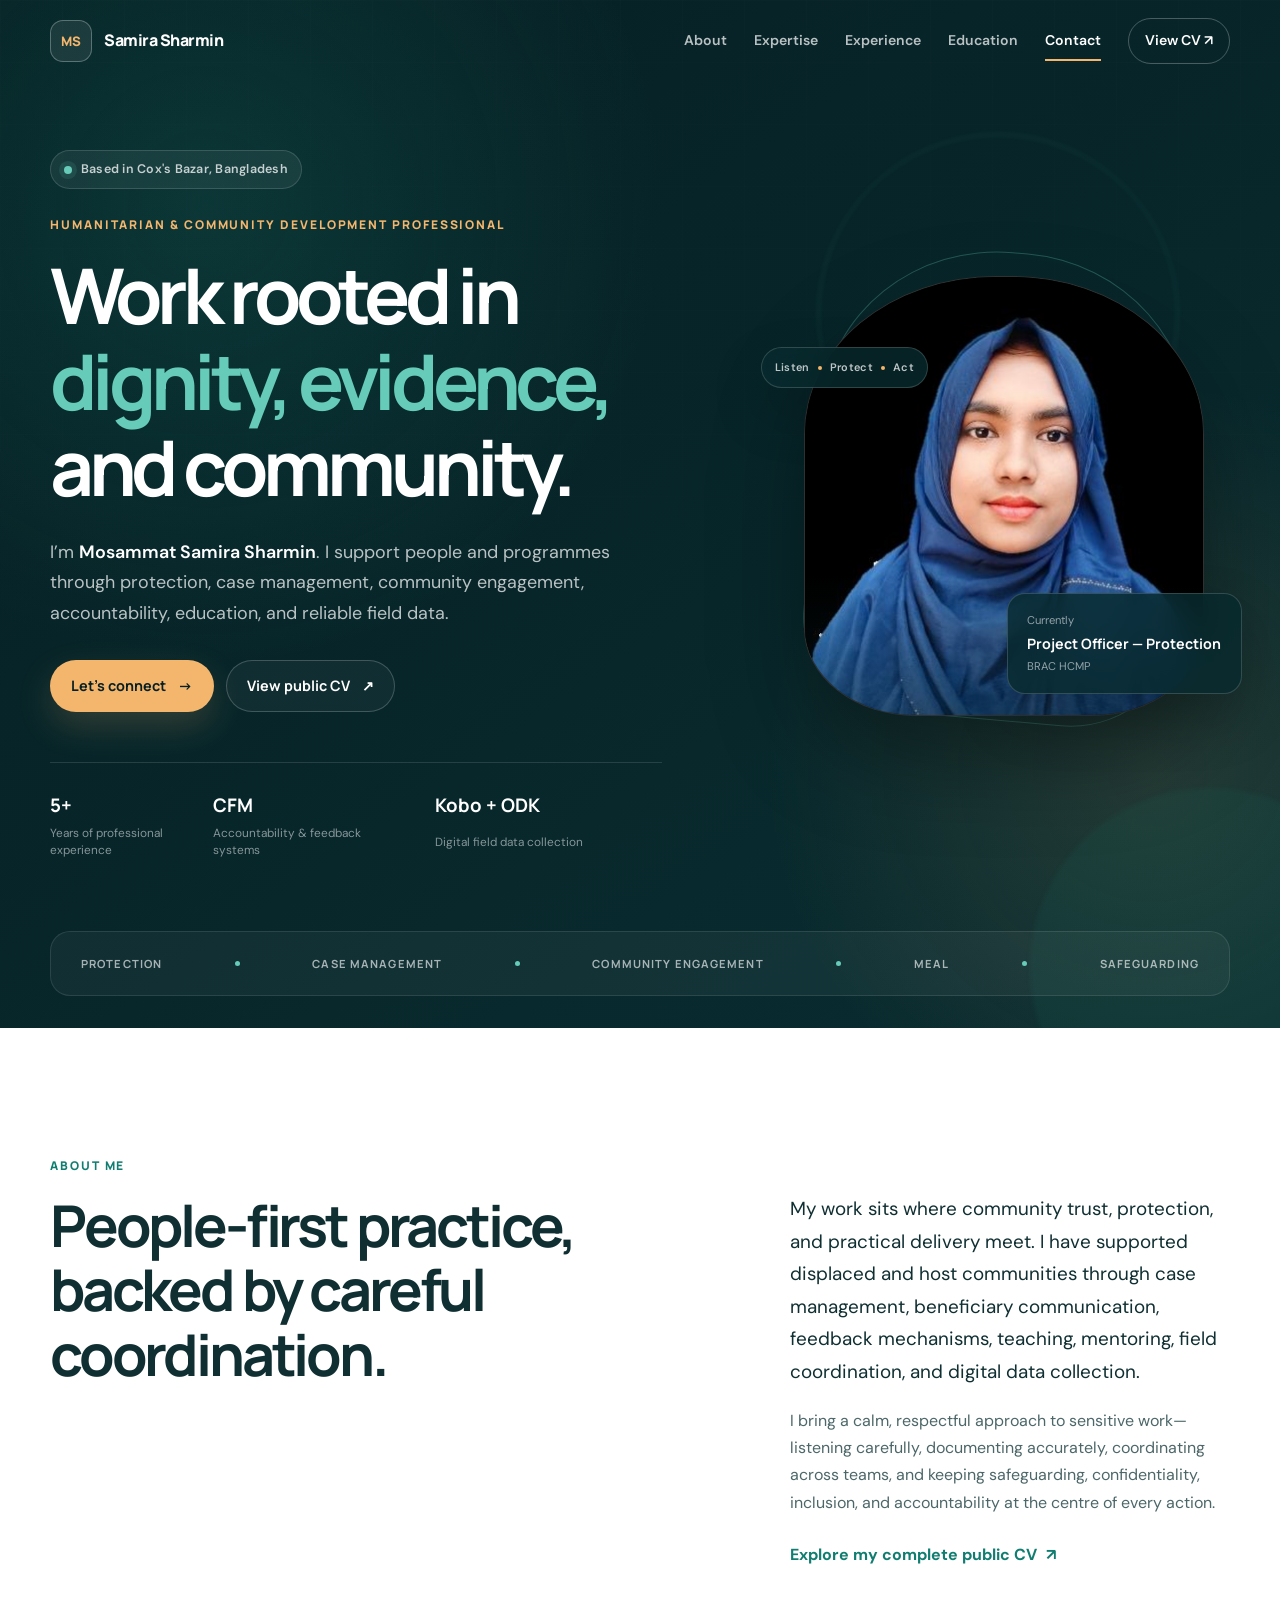
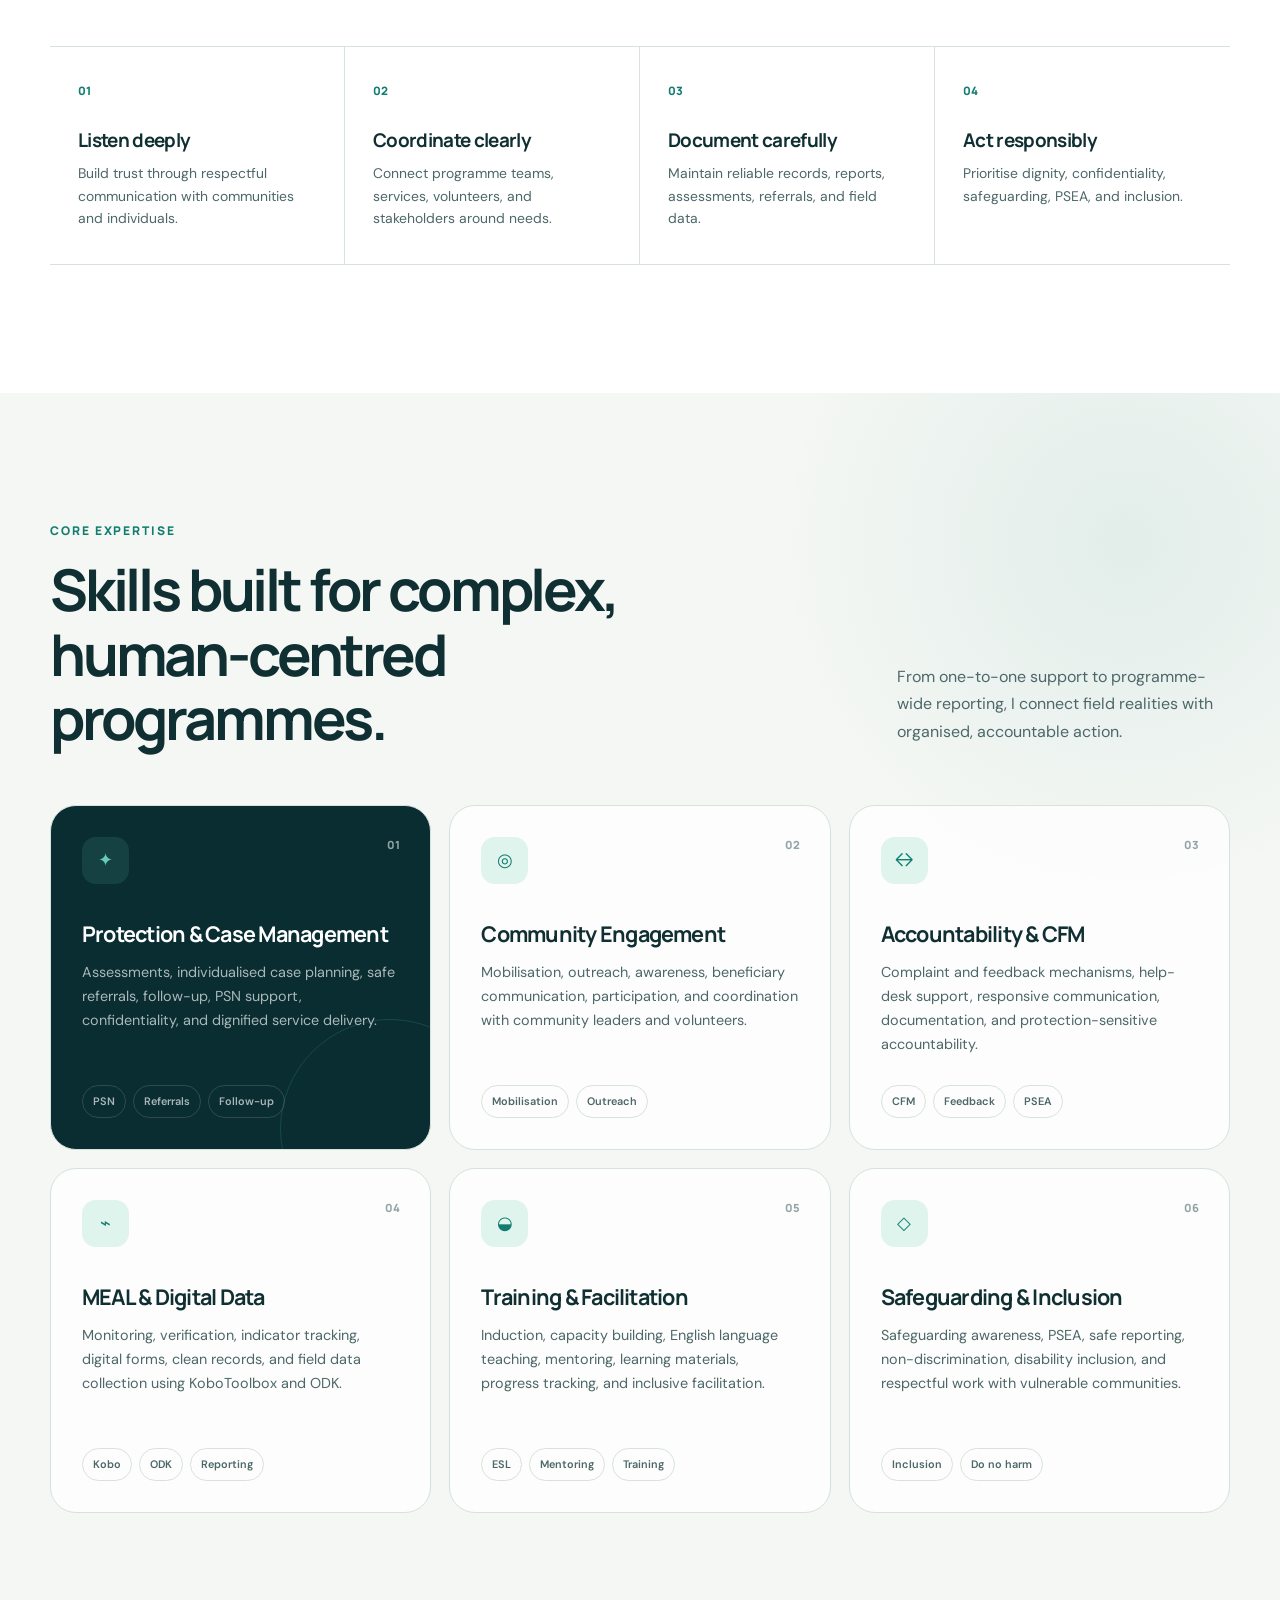
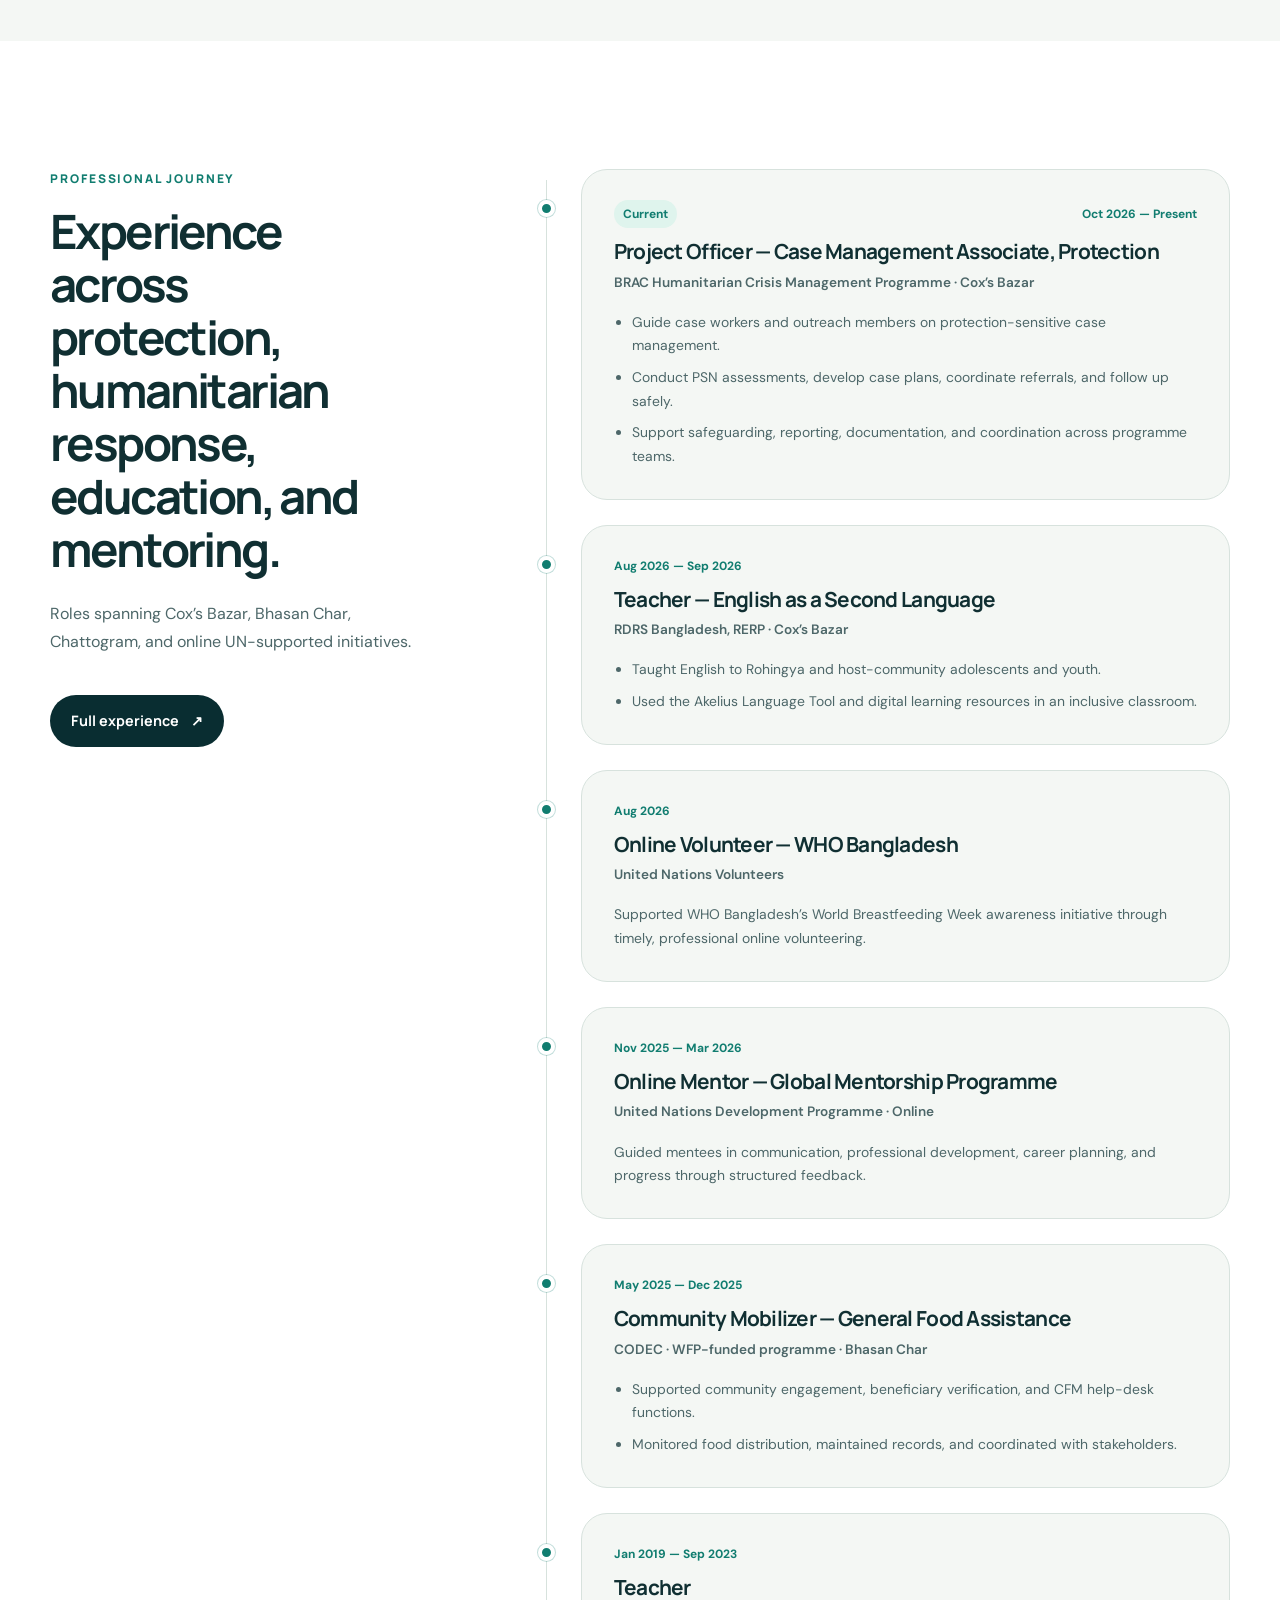
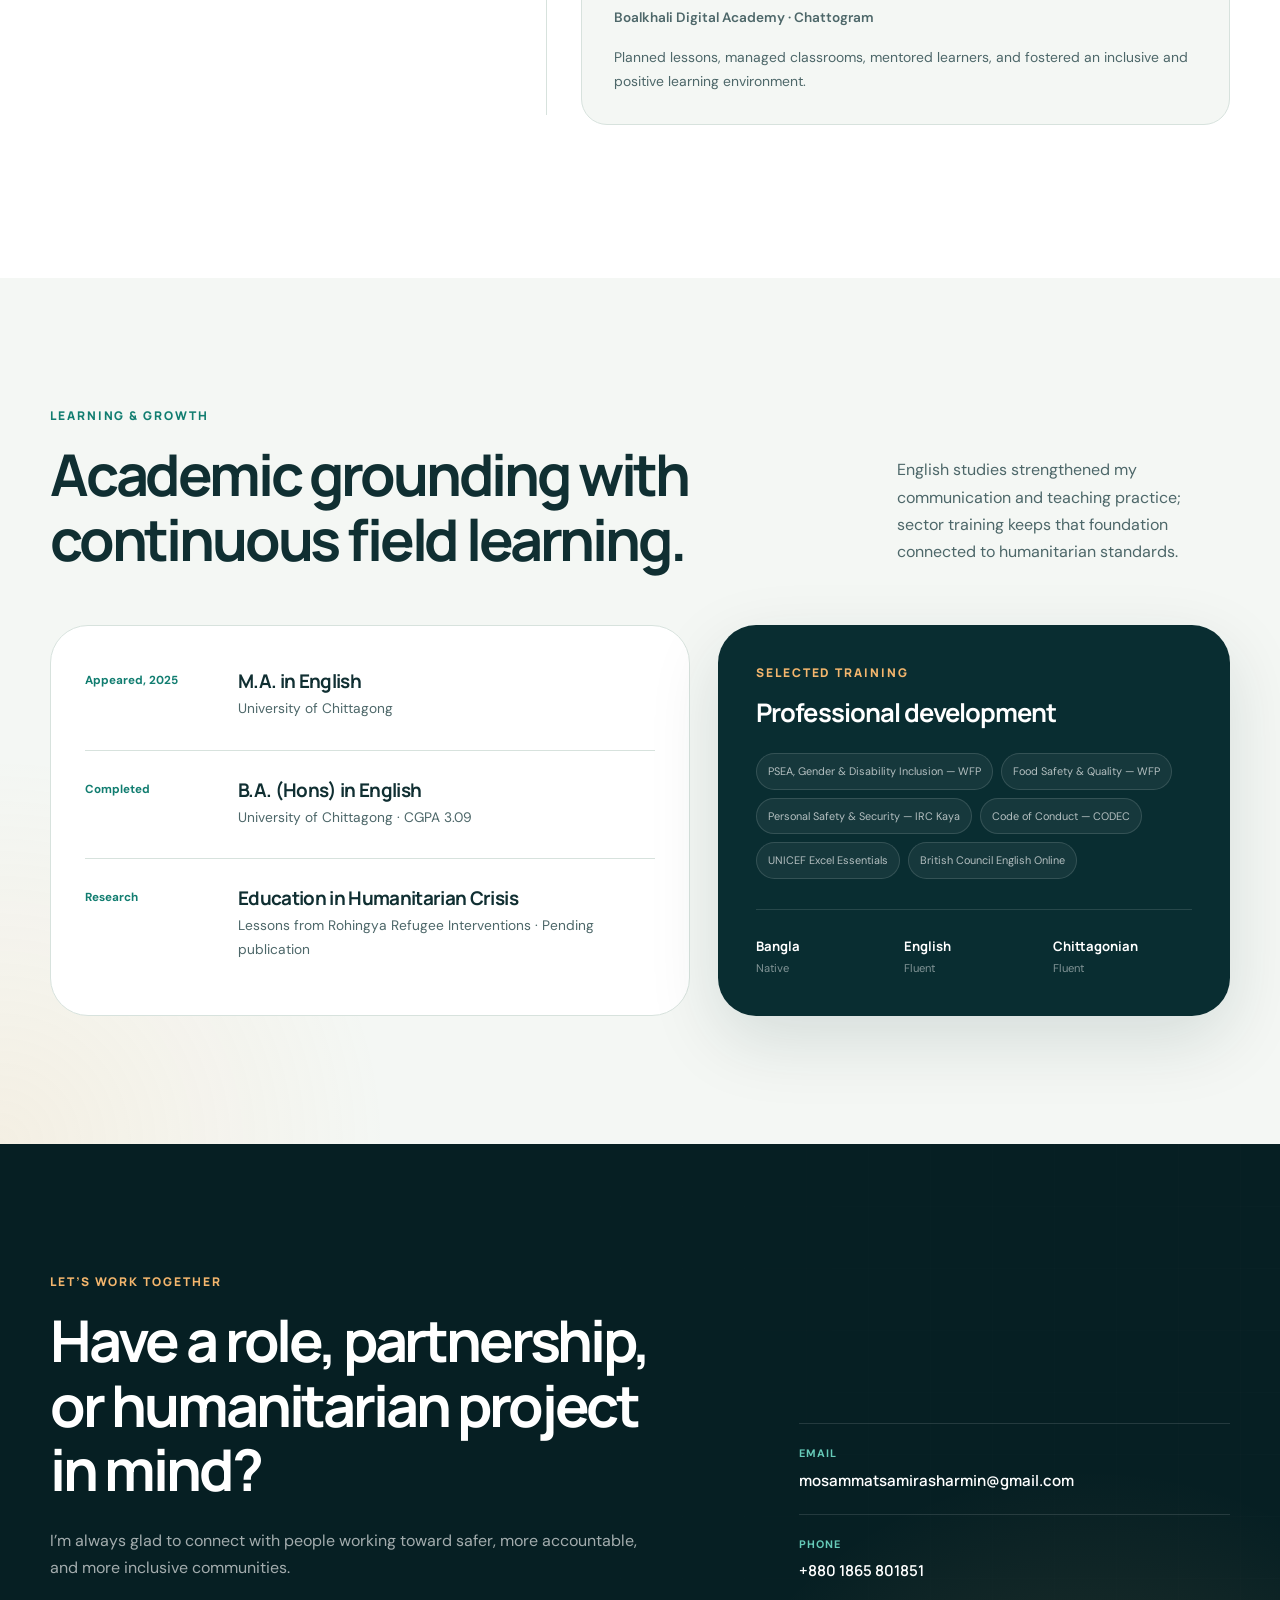
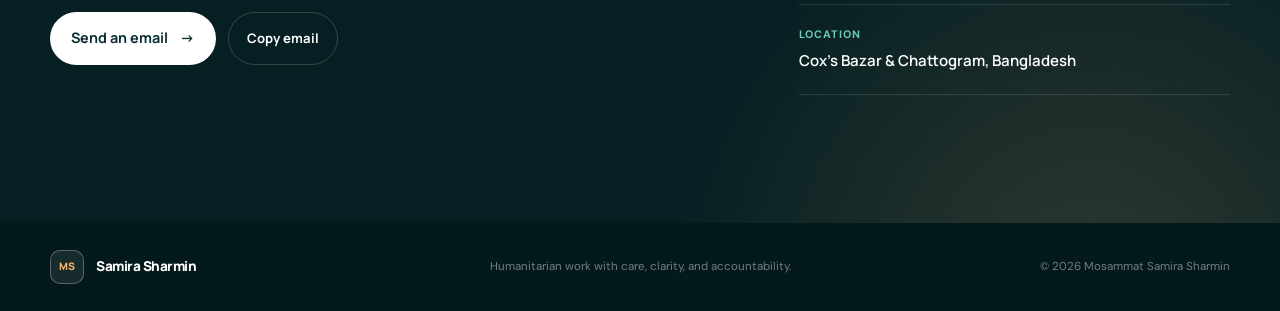
<file: index.html>
<!doctype html>
<html lang="en">
  <head>
    <meta charset="UTF-8" />
    <meta name="viewport" content="width=device-width, initial-scale=1.0" />
    <meta
      name="description"
      content="Portfolio of Mosammat Samira Sharmin, a humanitarian and community development professional specializing in protection, case management, community engagement, accountability, and digital data collection."
    />
    <meta name="theme-color" content="#092d31" />
    <meta property="og:title" content="Mosammat Samira Sharmin | Humanitarian Professional" />
    <meta
      property="og:description"
      content="Humanitarian work rooted in dignity, evidence, and community."
    />
    <meta property="og:type" content="website" />
    <meta property="og:image" content="assets/profile.jpg" />
    <title>Mosammat Samira Sharmin | Humanitarian Professional</title>
    <link rel="icon" href="assets/favicon.svg" type="image/svg+xml" />
    <link rel="stylesheet" href="styles.css" />
    <script type="application/ld+json">
      {
        "@context": "https://schema.org",
        "@type": "Person",
        "name": "Mosammat Samira Sharmin",
        "jobTitle": "Humanitarian & Community Development Professional",
        "email": "mailto:mosammatsamirasharmin@gmail.com",
        "telephone": "+8801865801851",
        "address": {
          "@type": "PostalAddress",
          "addressLocality": "Cox's Bazar",
          "addressCountry": "Bangladesh"
        },
        "knowsAbout": [
          "Protection",
          "Case Management",
          "Community Engagement",
          "Complaint and Feedback Mechanisms",
          "KoboToolbox",
          "ODK"
        ]
      }
    </script>
  </head>
  <body>
    <div class="page-progress" aria-hidden="true"><span></span></div>

    <header class="site-header" data-header>
      <nav class="nav container" aria-label="Primary navigation">
        <a class="brand" href="#home" aria-label="Mosammat Samira Sharmin, home">
          <span class="brand-mark">MS</span>
          <span class="brand-name">Samira Sharmin</span>
        </a>

        <button
          class="menu-toggle"
          type="button"
          aria-label="Open navigation menu"
          aria-expanded="false"
          aria-controls="nav-links"
          data-menu-toggle
        >
          <span></span><span></span>
        </button>

        <div class="nav-links" id="nav-links" data-nav-links>
          <a href="#about">About</a>
          <a href="#expertise">Expertise</a>
          <a href="#experience">Experience</a>
          <a href="#education">Education</a>
          <a href="#contact">Contact</a>
          <a class="nav-cta" href="resume.html">View CV <span aria-hidden="true">↗</span></a>
        </div>
      </nav>
    </header>

    <main>
      <section class="hero" id="home">
        <div class="hero-grid" aria-hidden="true"></div>
        <div class="hero-orb hero-orb-one" aria-hidden="true"></div>
        <div class="hero-orb hero-orb-two" aria-hidden="true"></div>

        <div class="container hero-layout">
          <div class="hero-copy">
            <div class="availability reveal">
              <span class="availability-dot"></span>
              Based in Cox's Bazar, Bangladesh
            </div>

            <p class="hero-kicker reveal">Humanitarian &amp; Community Development Professional</p>
            <h1 class="reveal">
              Work rooted in
              <span>dignity, evidence,</span>
              and community.
            </h1>
            <p class="hero-intro reveal">
              I’m <strong>Mosammat Samira Sharmin</strong>. I support people and programmes
              through protection, case management, community engagement, accountability,
              education, and reliable field data.
            </p>

            <div class="hero-actions reveal">
              <a class="button button-primary" href="#contact">
                Let’s connect <span aria-hidden="true">→</span>
              </a>
              <a class="button button-ghost" href="resume.html">
                View public CV <span aria-hidden="true">↗</span>
              </a>
            </div>

            <div class="hero-proof reveal" aria-label="Professional highlights">
              <div>
                <strong>5+</strong>
                <span>Years of professional experience</span>
              </div>
              <div>
                <strong>CFM</strong>
                <span>Accountability &amp; feedback systems</span>
              </div>
              <div>
                <strong>Kobo + ODK</strong>
                <span>Digital field data collection</span>
              </div>
            </div>
          </div>

          <div class="hero-visual reveal">
            <div class="portrait-shell">
              <span class="portrait-ring" aria-hidden="true"></span>
              <div class="portrait-frame">
                <img
                  src="./samira-photo.jpg"
                  alt="Mosammat Samira Sharmin"
                  width="399"
                  height="439"
                />
              </div>
              <div class="role-card">
                <span>Currently</span>
                <strong>Project Officer — Protection</strong>
                <small>BRAC HCMP</small>
              </div>
              <div class="values-card" aria-label="Professional values">
                <span>Listen</span><i></i><span>Protect</span><i></i><span>Act</span>
              </div>
            </div>
          </div>
        </div>

        <div class="container focus-strip reveal" aria-label="Primary areas of practice">
          <span>Protection</span>
          <i></i>
          <span>Case Management</span>
          <i></i>
          <span>Community Engagement</span>
          <i></i>
          <span>MEAL</span>
          <i></i>
          <span>Safeguarding</span>
        </div>
      </section>

      <section class="section about" id="about">
        <div class="container about-layout">
          <div class="section-heading reveal">
            <p class="eyebrow">About me</p>
            <h2>People-first practice, backed by careful coordination.</h2>
          </div>

          <div class="about-copy reveal">
            <p class="lead">
              My work sits where community trust, protection, and practical delivery meet.
              I have supported displaced and host communities through case management,
              beneficiary communication, feedback mechanisms, teaching, mentoring, field
              coordination, and digital data collection.
            </p>
            <p>
              I bring a calm, respectful approach to sensitive work—listening carefully,
              documenting accurately, coordinating across teams, and keeping safeguarding,
              confidentiality, inclusion, and accountability at the centre of every action.
            </p>
            <a class="text-link" href="resume.html">Explore my complete public CV <span>↗</span></a>
          </div>
        </div>

        <div class="container principles-grid">
          <article class="principle reveal">
            <span>01</span>
            <h3>Listen deeply</h3>
            <p>Build trust through respectful communication with communities and individuals.</p>
          </article>
          <article class="principle reveal">
            <span>02</span>
            <h3>Coordinate clearly</h3>
            <p>Connect programme teams, services, volunteers, and stakeholders around needs.</p>
          </article>
          <article class="principle reveal">
            <span>03</span>
            <h3>Document carefully</h3>
            <p>Maintain reliable records, reports, assessments, referrals, and field data.</p>
          </article>
          <article class="principle reveal">
            <span>04</span>
            <h3>Act responsibly</h3>
            <p>Prioritise dignity, confidentiality, safeguarding, PSEA, and inclusion.</p>
          </article>
        </div>
      </section>

      <section class="section expertise" id="expertise">
        <div class="container">
          <div class="section-heading section-heading-row reveal">
            <div>
              <p class="eyebrow">Core expertise</p>
              <h2>Skills built for complex, human-centred programmes.</h2>
            </div>
            <p>
              From one-to-one support to programme-wide reporting, I connect field realities
              with organised, accountable action.
            </p>
          </div>

          <div class="expertise-grid">
            <article class="expertise-card featured reveal">
              <div class="card-icon" aria-hidden="true">✦</div>
              <p class="card-number">01</p>
              <h3>Protection &amp; Case Management</h3>
              <p>
                Assessments, individualised case planning, safe referrals, follow-up, PSN
                support, confidentiality, and dignified service delivery.
              </p>
              <div class="tag-row"><span>PSN</span><span>Referrals</span><span>Follow-up</span></div>
            </article>

            <article class="expertise-card reveal">
              <div class="card-icon" aria-hidden="true">◎</div>
              <p class="card-number">02</p>
              <h3>Community Engagement</h3>
              <p>
                Mobilisation, outreach, awareness, beneficiary communication, participation,
                and coordination with community leaders and volunteers.
              </p>
              <div class="tag-row"><span>Mobilisation</span><span>Outreach</span></div>
            </article>

            <article class="expertise-card reveal">
              <div class="card-icon" aria-hidden="true">↔</div>
              <p class="card-number">03</p>
              <h3>Accountability &amp; CFM</h3>
              <p>
                Complaint and feedback mechanisms, help-desk support, responsive communication,
                documentation, and protection-sensitive accountability.
              </p>
              <div class="tag-row"><span>CFM</span><span>Feedback</span><span>PSEA</span></div>
            </article>

            <article class="expertise-card reveal">
              <div class="card-icon" aria-hidden="true">⌁</div>
              <p class="card-number">04</p>
              <h3>MEAL &amp; Digital Data</h3>
              <p>
                Monitoring, verification, indicator tracking, digital forms, clean records, and
                field data collection using KoboToolbox and ODK.
              </p>
              <div class="tag-row"><span>Kobo</span><span>ODK</span><span>Reporting</span></div>
            </article>

            <article class="expertise-card reveal">
              <div class="card-icon" aria-hidden="true">◒</div>
              <p class="card-number">05</p>
              <h3>Training &amp; Facilitation</h3>
              <p>
                Induction, capacity building, English language teaching, mentoring, learning
                materials, progress tracking, and inclusive facilitation.
              </p>
              <div class="tag-row"><span>ESL</span><span>Mentoring</span><span>Training</span></div>
            </article>

            <article class="expertise-card reveal">
              <div class="card-icon" aria-hidden="true">◇</div>
              <p class="card-number">06</p>
              <h3>Safeguarding &amp; Inclusion</h3>
              <p>
                Safeguarding awareness, PSEA, safe reporting, non-discrimination, disability
                inclusion, and respectful work with vulnerable communities.
              </p>
              <div class="tag-row"><span>Inclusion</span><span>Do no harm</span></div>
            </article>
          </div>
        </div>
      </section>

      <section class="section experience" id="experience">
        <div class="container experience-layout">
          <div class="experience-intro reveal">
            <p class="eyebrow">Professional journey</p>
            <h2>Experience across protection, humanitarian response, education, and mentoring.</h2>
            <p>
              Roles spanning Cox’s Bazar, Bhasan Char, Chattogram, and online UN-supported
              initiatives.
            </p>
            <a class="button button-dark" href="resume.html">Full experience <span>↗</span></a>
          </div>

          <div class="timeline">
            <article class="timeline-item reveal">
              <div class="timeline-marker"><span></span></div>
              <div class="timeline-card">
                <div class="role-meta">
                  <span class="current-pill">Current</span>
                  <time>Oct 2026 — Present</time>
                </div>
                <h3>Project Officer — Case Management Associate, Protection</h3>
                <p class="organisation">BRAC Humanitarian Crisis Management Programme · Cox’s Bazar</p>
                <ul>
                  <li>Guide case workers and outreach members on protection-sensitive case management.</li>
                  <li>Conduct PSN assessments, develop case plans, coordinate referrals, and follow up safely.</li>
                  <li>Support safeguarding, reporting, documentation, and coordination across programme teams.</li>
                </ul>
              </div>
            </article>

            <article class="timeline-item reveal">
              <div class="timeline-marker"><span></span></div>
              <div class="timeline-card">
                <div class="role-meta"><time>Aug 2026 — Sep 2026</time></div>
                <h3>Teacher — English as a Second Language</h3>
                <p class="organisation">RDRS Bangladesh, RERP · Cox’s Bazar</p>
                <ul>
                  <li>Taught English to Rohingya and host-community adolescents and youth.</li>
                  <li>Used the Akelius Language Tool and digital learning resources in an inclusive classroom.</li>
                </ul>
              </div>
            </article>

            <article class="timeline-item reveal">
              <div class="timeline-marker"><span></span></div>
              <div class="timeline-card">
                <div class="role-meta"><time>Aug 2026</time></div>
                <h3>Online Volunteer — WHO Bangladesh</h3>
                <p class="organisation">United Nations Volunteers</p>
                <p>
                  Supported WHO Bangladesh’s World Breastfeeding Week awareness initiative
                  through timely, professional online volunteering.
                </p>
              </div>
            </article>

            <article class="timeline-item reveal">
              <div class="timeline-marker"><span></span></div>
              <div class="timeline-card">
                <div class="role-meta"><time>Nov 2025 — Mar 2026</time></div>
                <h3>Online Mentor — Global Mentorship Programme</h3>
                <p class="organisation">United Nations Development Programme · Online</p>
                <p>
                  Guided mentees in communication, professional development, career planning,
                  and progress through structured feedback.
                </p>
              </div>
            </article>

            <article class="timeline-item reveal">
              <div class="timeline-marker"><span></span></div>
              <div class="timeline-card">
                <div class="role-meta"><time>May 2025 — Dec 2025</time></div>
                <h3>Community Mobilizer — General Food Assistance</h3>
                <p class="organisation">CODEC · WFP-funded programme · Bhasan Char</p>
                <ul>
                  <li>Supported community engagement, beneficiary verification, and CFM help-desk functions.</li>
                  <li>Monitored food distribution, maintained records, and coordinated with stakeholders.</li>
                </ul>
              </div>
            </article>

            <article class="timeline-item reveal">
              <div class="timeline-marker"><span></span></div>
              <div class="timeline-card">
                <div class="role-meta"><time>Jan 2019 — Sep 2023</time></div>
                <h3>Teacher</h3>
                <p class="organisation">Boalkhali Digital Academy · Chattogram</p>
                <p>
                  Planned lessons, managed classrooms, mentored learners, and fostered an
                  inclusive and positive learning environment.
                </p>
              </div>
            </article>
          </div>
        </div>
      </section>

      <section class="section education" id="education">
        <div class="container">
          <div class="section-heading section-heading-row reveal">
            <div>
              <p class="eyebrow">Learning &amp; growth</p>
              <h2>Academic grounding with continuous field learning.</h2>
            </div>
            <p>
              English studies strengthened my communication and teaching practice; sector
              training keeps that foundation connected to humanitarian standards.
            </p>
          </div>

          <div class="education-grid">
            <div class="education-list reveal">
              <article>
                <time>Appeared, 2025</time>
                <div><h3>M.A. in English</h3><p>University of Chittagong</p></div>
              </article>
              <article>
                <time>Completed</time>
                <div><h3>B.A. (Hons) in English</h3><p>University of Chittagong · CGPA 3.09</p></div>
              </article>
              <article>
                <time>Research</time>
                <div>
                  <h3>Education in Humanitarian Crisis</h3>
                  <p>Lessons from Rohingya Refugee Interventions · Pending publication</p>
                </div>
              </article>
            </div>

            <aside class="learning-panel reveal">
              <p class="eyebrow">Selected training</p>
              <h3>Professional development</h3>
              <div class="training-tags">
                <span>PSEA, Gender &amp; Disability Inclusion — WFP</span>
                <span>Food Safety &amp; Quality — WFP</span>
                <span>Personal Safety &amp; Security — IRC Kaya</span>
                <span>Code of Conduct — CODEC</span>
                <span>UNICEF Excel Essentials</span>
                <span>British Council English Online</span>
              </div>
              <div class="language-row">
                <div><strong>Bangla</strong><span>Native</span></div>
                <div><strong>English</strong><span>Fluent</span></div>
                <div><strong>Chittagonian</strong><span>Fluent</span></div>
              </div>
            </aside>
          </div>
        </div>
      </section>

      <section class="contact" id="contact">
        <div class="contact-pattern" aria-hidden="true"></div>
        <div class="container contact-layout">
          <div class="contact-copy reveal">
            <p class="eyebrow eyebrow-light">Let’s work together</p>
            <h2>Have a role, partnership, or humanitarian project in mind?</h2>
            <p>
              I’m always glad to connect with people working toward safer, more accountable,
              and more inclusive communities.
            </p>
            <div class="contact-actions">
              <a class="button button-light" href="mailto:mosammatsamirasharmin@gmail.com?subject=Portfolio%20enquiry">
                Send an email <span aria-hidden="true">→</span>
              </a>
              <button class="copy-button" type="button" data-copy-email>
                Copy email
              </button>
            </div>
            <p class="copy-status" role="status" aria-live="polite" data-copy-status></p>
          </div>

          <address class="contact-details reveal">
            <a href="mailto:mosammatsamirasharmin@gmail.com">
              <span>Email</span>
              <strong>mosammatsamirasharmin@gmail.com</strong>
            </a>
            <a href="tel:+8801865801851">
              <span>Phone</span>
              <strong>+880 1865 801851</strong>
            </a>
            <div>
              <span>Location</span>
              <strong>Cox’s Bazar &amp; Chattogram, Bangladesh</strong>
            </div>
          </address>
        </div>
      </section>
    </main>

    <footer class="site-footer">
      <div class="container footer-layout">
        <a class="brand footer-brand" href="#home">
          <span class="brand-mark">MS</span>
          <span class="brand-name">Samira Sharmin</span>
        </a>
        <p>Humanitarian work with care, clarity, and accountability.</p>
        <p>© <span data-year>2026</span> Mosammat Samira Sharmin</p>
      </div>
    </footer>

    <script src="script.js" defer></script>
  </body>
</html>
</file>
<file: styles.css>
@import url("https://fonts.googleapis.com/css2?family=DM+Sans:wght@400;500;600;700&family=Manrope:wght@500;600;700;800&display=swap");

:root {
  --ink: #102f32;
  --ink-soft: #4d6769;
  --navy: #092d31;
  --navy-deep: #061f23;
  --teal: #117d70;
  --teal-bright: #66cbb9;
  --teal-pale: #dff4ed;
  --gold: #f4b66d;
  --gold-pale: #fff1dd;
  --paper: #f4f7f4;
  --white: #ffffff;
  --line: #d7e2dd;
  --shadow: 0 24px 70px rgba(8, 46, 49, 0.13);
  --shadow-soft: 0 15px 45px rgba(8, 46, 49, 0.08);
  --radius-sm: 16px;
  --radius-md: 26px;
  --radius-lg: 38px;
  --container: min(1180px, calc(100% - 40px));
  --font-display: "Manrope", "Segoe UI", sans-serif;
  --font-body: "DM Sans", "Segoe UI", sans-serif;
}

*,
*::before,
*::after {
  box-sizing: border-box;
}

html {
  scroll-behavior: smooth;
  scroll-padding-top: 88px;
}

body {
  margin: 0;
  background: var(--paper);
  color: var(--ink);
  font-family: var(--font-body);
  font-size: 16px;
  line-height: 1.7;
  text-rendering: optimizeLegibility;
  -webkit-font-smoothing: antialiased;
}

body.menu-open {
  overflow: hidden;
}

::selection {
  background: var(--gold);
  color: var(--navy-deep);
}

img {
  display: block;
  max-width: 100%;
}

a {
  color: inherit;
  text-decoration: none;
}

button,
a {
  -webkit-tap-highlight-color: transparent;
}

button {
  font: inherit;
}

h1,
h2,
h3,
p {
  margin-top: 0;
}

h1,
h2,
h3 {
  font-family: var(--font-display);
  letter-spacing: -0.035em;
  line-height: 1.12;
}

.container {
  width: var(--container);
  margin-inline: auto;
}

.page-progress {
  position: fixed;
  inset: 0 0 auto;
  z-index: 1000;
  height: 3px;
  pointer-events: none;
}

.page-progress span {
  display: block;
  width: 100%;
  height: 100%;
  background: linear-gradient(90deg, var(--gold), var(--teal-bright));
  transform: scaleX(0);
  transform-origin: left;
}

.site-header {
  position: fixed;
  inset: 0 0 auto;
  z-index: 100;
  border-bottom: 1px solid transparent;
  transition: background 220ms ease, border-color 220ms ease, backdrop-filter 220ms ease;
}

.site-header.is-scrolled {
  background: rgba(7, 37, 41, 0.84);
  border-color: rgba(255, 255, 255, 0.1);
  backdrop-filter: blur(18px);
}

.nav {
  min-height: 82px;
  display: flex;
  align-items: center;
  justify-content: space-between;
  gap: 32px;
}

.brand {
  display: inline-flex;
  align-items: center;
  gap: 12px;
  color: var(--white);
  font-family: var(--font-display);
  font-weight: 800;
  letter-spacing: -0.03em;
}

.brand-mark {
  display: grid;
  width: 42px;
  height: 42px;
  place-items: center;
  border: 1px solid rgba(255, 255, 255, 0.28);
  border-radius: 13px;
  background: rgba(255, 255, 255, 0.08);
  color: var(--gold);
  font-size: 0.82rem;
  letter-spacing: 0.02em;
}

.brand-name {
  font-size: 1rem;
}

.nav-links {
  display: flex;
  align-items: center;
  gap: 27px;
}

.nav-links a {
  position: relative;
  color: rgba(255, 255, 255, 0.72);
  font-size: 0.88rem;
  font-weight: 600;
  transition: color 180ms ease;
}

.nav-links a:not(.nav-cta)::after {
  position: absolute;
  right: 0;
  bottom: -8px;
  left: 0;
  height: 2px;
  background: var(--gold);
  content: "";
  transform: scaleX(0);
  transition: transform 180ms ease;
}

.nav-links a:hover,
.nav-links a:focus-visible,
.nav-links a.is-active {
  color: var(--white);
}

.nav-links a.is-active::after,
.nav-links a:hover::after {
  transform: scaleX(1);
}

.nav-cta {
  padding: 10px 16px;
  border: 1px solid rgba(255, 255, 255, 0.26);
  border-radius: 999px;
  color: var(--white) !important;
  transition: background 180ms ease, color 180ms ease, transform 180ms ease !important;
}

.nav-cta:hover {
  background: var(--white);
  color: var(--navy) !important;
  transform: translateY(-2px);
}

.menu-toggle {
  display: none;
  width: 44px;
  height: 44px;
  padding: 0;
  border: 1px solid rgba(255, 255, 255, 0.22);
  border-radius: 13px;
  background: rgba(255, 255, 255, 0.06);
  cursor: pointer;
}

.menu-toggle span {
  display: block;
  width: 18px;
  height: 2px;
  margin: 5px auto;
  border-radius: 2px;
  background: var(--white);
  transition: transform 180ms ease;
}

.menu-toggle[aria-expanded="true"] span:first-child {
  transform: translateY(3.5px) rotate(45deg);
}

.menu-toggle[aria-expanded="true"] span:last-child {
  transform: translateY(-3.5px) rotate(-45deg);
}

.hero {
  position: relative;
  min-height: 100vh;
  overflow: hidden;
  padding: 150px 0 32px;
  background:
    radial-gradient(circle at 16% 20%, rgba(31, 139, 122, 0.2), transparent 34%),
    radial-gradient(circle at 90% 75%, rgba(244, 182, 109, 0.12), transparent 28%),
    linear-gradient(145deg, var(--navy-deep), var(--navy));
  color: var(--white);
}

.hero-grid,
.contact-pattern {
  position: absolute;
  inset: 0;
  opacity: 0.18;
  background-image:
    linear-gradient(rgba(255, 255, 255, 0.05) 1px, transparent 1px),
    linear-gradient(90deg, rgba(255, 255, 255, 0.05) 1px, transparent 1px);
  background-size: 62px 62px;
  mask-image: linear-gradient(to bottom, black, transparent 88%);
  pointer-events: none;
}

.hero-orb {
  position: absolute;
  border-radius: 50%;
  filter: blur(2px);
  pointer-events: none;
}

.hero-orb-one {
  top: 13%;
  right: 8%;
  width: 360px;
  height: 360px;
  border: 1px solid rgba(102, 203, 185, 0.18);
}

.hero-orb-two {
  right: -110px;
  bottom: -120px;
  width: 360px;
  height: 360px;
  background: rgba(23, 128, 113, 0.1);
}

.hero-layout {
  position: relative;
  z-index: 2;
  display: grid;
  grid-template-columns: minmax(0, 1.15fr) minmax(340px, 0.85fr);
  align-items: center;
  gap: clamp(60px, 9vw, 130px);
}

.availability {
  display: inline-flex;
  align-items: center;
  gap: 9px;
  margin-bottom: 26px;
  padding: 8px 13px;
  border: 1px solid rgba(255, 255, 255, 0.14);
  border-radius: 999px;
  background: rgba(255, 255, 255, 0.06);
  color: rgba(255, 255, 255, 0.76);
  font-size: 0.78rem;
  font-weight: 600;
  letter-spacing: 0.02em;
}

.availability-dot {
  width: 8px;
  height: 8px;
  border-radius: 50%;
  background: var(--teal-bright);
  box-shadow: 0 0 0 5px rgba(102, 203, 185, 0.12);
}

.hero-kicker,
.eyebrow {
  margin-bottom: 16px;
  color: var(--teal);
  font-family: var(--font-display);
  font-size: 0.75rem;
  font-weight: 800;
  letter-spacing: 0.16em;
  text-transform: uppercase;
}

.hero-kicker {
  color: var(--gold);
}

.hero h1 {
  max-width: 760px;
  margin-bottom: 27px;
  font-size: clamp(3rem, 6vw, 5.75rem);
  font-weight: 700;
  letter-spacing: -0.065em;
}

.hero h1 span {
  display: block;
  color: var(--teal-bright);
}

.hero-intro {
  max-width: 660px;
  margin-bottom: 32px;
  color: rgba(255, 255, 255, 0.72);
  font-size: clamp(1rem, 1.4vw, 1.14rem);
}

.hero-intro strong {
  color: var(--white);
  font-weight: 600;
}

.hero-actions,
.contact-actions {
  display: flex;
  flex-wrap: wrap;
  gap: 12px;
}

.button {
  display: inline-flex;
  min-height: 52px;
  align-items: center;
  justify-content: center;
  gap: 12px;
  padding: 13px 20px;
  border: 1px solid transparent;
  border-radius: 999px;
  font-family: var(--font-display);
  font-size: 0.9rem;
  font-weight: 700;
  transition: transform 180ms ease, box-shadow 180ms ease, background 180ms ease;
}

.button:hover,
.button:focus-visible {
  transform: translateY(-3px);
}

.button-primary {
  background: var(--gold);
  color: var(--navy-deep);
  box-shadow: 0 14px 35px rgba(244, 182, 109, 0.18);
}

.button-primary:hover {
  box-shadow: 0 18px 45px rgba(244, 182, 109, 0.26);
}

.button-ghost {
  border-color: rgba(255, 255, 255, 0.2);
  background: rgba(255, 255, 255, 0.04);
  color: var(--white);
}

.button-ghost:hover {
  background: rgba(255, 255, 255, 0.1);
}

.button-dark {
  margin-top: 24px;
  background: var(--navy);
  color: var(--white);
}

.button-light {
  background: var(--white);
  color: var(--navy);
}

.hero-proof {
  display: grid;
  grid-template-columns: 0.7fr 1fr 1.15fr;
  gap: 25px;
  max-width: 700px;
  margin-top: 50px;
  padding-top: 27px;
  border-top: 1px solid rgba(255, 255, 255, 0.12);
}

.hero-proof div {
  display: grid;
  gap: 3px;
}

.hero-proof strong {
  color: var(--white);
  font-family: var(--font-display);
  font-size: 1.17rem;
}

.hero-proof span {
  color: rgba(255, 255, 255, 0.51);
  font-size: 0.74rem;
  line-height: 1.4;
}

.hero-visual {
  display: flex;
  justify-content: center;
}

.portrait-shell {
  position: relative;
  width: min(100%, 440px);
  padding: 24px 20px 40px;
}

.portrait-ring {
  position: absolute;
  inset: 0 9% 7% 7%;
  border: 1px solid rgba(102, 203, 185, 0.3);
  border-radius: 48% 48% 28% 28% / 36% 36% 20% 20%;
  transform: rotate(5deg);
}

.portrait-frame {
  position: relative;
  overflow: hidden;
  aspect-ratio: 0.91;
  border: 1px solid rgba(255, 255, 255, 0.18);
  border-radius: 48% 48% 28% 28% / 36% 36% 20% 20%;
  background: #020504;
  box-shadow: 0 42px 90px rgba(0, 0, 0, 0.34);
}

.portrait-frame::after {
  position: absolute;
  inset: auto 0 0;
  height: 32%;
  background: linear-gradient(to top, rgba(6, 31, 35, 0.45), transparent);
  content: "";
}

.portrait-frame img {
  width: 100%;
  height: 100%;
  object-fit: cover;
}

.role-card,
.values-card {
  position: absolute;
  z-index: 3;
  border: 1px solid rgba(255, 255, 255, 0.16);
  background: rgba(8, 42, 46, 0.82);
  box-shadow: 0 24px 55px rgba(0, 0, 0, 0.2);
  backdrop-filter: blur(16px);
}

.role-card {
  right: -18px;
  bottom: 62px;
  display: grid;
  width: 235px;
  padding: 17px 19px;
  border-radius: 18px;
}

.role-card span,
.role-card small {
  color: rgba(255, 255, 255, 0.56);
  font-size: 0.7rem;
}

.role-card strong {
  margin: 4px 0;
  color: var(--white);
  font-family: var(--font-display);
  font-size: 0.89rem;
  line-height: 1.35;
}

.values-card {
  top: 95px;
  left: -23px;
  display: flex;
  align-items: center;
  gap: 8px;
  padding: 10px 13px;
  border-radius: 999px;
  color: rgba(255, 255, 255, 0.74);
  font-size: 0.68rem;
  font-weight: 600;
  letter-spacing: 0.03em;
}

.values-card i {
  width: 4px;
  height: 4px;
  border-radius: 50%;
  background: var(--gold);
}

.focus-strip {
  position: relative;
  z-index: 2;
  display: flex;
  align-items: center;
  justify-content: space-between;
  gap: 18px;
  margin-top: 73px;
  padding: 22px 30px;
  border: 1px solid rgba(255, 255, 255, 0.1);
  border-radius: 20px;
  background: rgba(255, 255, 255, 0.045);
  color: rgba(255, 255, 255, 0.63);
  font-family: var(--font-display);
  font-size: 0.7rem;
  font-weight: 700;
  letter-spacing: 0.1em;
  text-transform: uppercase;
}

.focus-strip i {
  width: 5px;
  height: 5px;
  flex: none;
  border-radius: 50%;
  background: var(--teal-bright);
}

.section {
  padding: clamp(90px, 10vw, 145px) 0;
}

.section-heading h2,
.experience-intro h2,
.contact h2 {
  max-width: 730px;
  margin-bottom: 0;
  font-size: clamp(2.25rem, 4.5vw, 4.25rem);
  font-weight: 700;
  letter-spacing: -0.055em;
}

.section-heading-row {
  display: grid;
  grid-template-columns: minmax(0, 1.4fr) minmax(280px, 0.6fr);
  align-items: end;
  gap: 70px;
  margin-bottom: 54px;
}

.section-heading-row > p {
  margin-bottom: 6px;
  color: var(--ink-soft);
}

.about {
  background: var(--white);
}

.about-layout {
  display: grid;
  grid-template-columns: minmax(0, 1fr) minmax(320px, 0.72fr);
  gap: clamp(55px, 10vw, 140px);
  align-items: start;
}

.about-copy {
  padding-top: 37px;
  color: var(--ink-soft);
}

.about-copy .lead {
  color: var(--ink);
  font-size: 1.18rem;
  line-height: 1.72;
}

.text-link {
  display: inline-flex;
  gap: 9px;
  align-items: center;
  margin-top: 9px;
  color: var(--teal);
  font-weight: 700;
}

.text-link span {
  transition: transform 180ms ease;
}

.text-link:hover span {
  transform: translate(3px, -3px);
}

.principles-grid {
  display: grid;
  grid-template-columns: repeat(4, 1fr);
  margin-top: 78px;
  border-block: 1px solid var(--line);
}

.principle {
  padding: 29px 28px 34px;
  border-right: 1px solid var(--line);
}

.principle:last-child {
  border-right: 0;
}

.principle > span {
  color: var(--teal);
  font-family: var(--font-display);
  font-size: 0.72rem;
  font-weight: 800;
}

.principle h3 {
  margin: 27px 0 11px;
  font-size: 1.18rem;
}

.principle p {
  margin: 0;
  color: var(--ink-soft);
  font-size: 0.87rem;
  line-height: 1.62;
}

.expertise {
  background:
    radial-gradient(circle at 88% 12%, rgba(17, 125, 112, 0.08), transparent 22%),
    var(--paper);
}

.expertise-grid {
  display: grid;
  grid-template-columns: repeat(3, 1fr);
  gap: 18px;
}

.expertise-card {
  position: relative;
  display: flex;
  min-height: 345px;
  flex-direction: column;
  overflow: hidden;
  padding: 31px;
  border: 1px solid var(--line);
  border-radius: var(--radius-md);
  background: rgba(255, 255, 255, 0.72);
  box-shadow: 0 0 0 rgba(8, 46, 49, 0);
  transition: transform 220ms ease, box-shadow 220ms ease, border-color 220ms ease;
}

.expertise-card:hover {
  z-index: 2;
  border-color: rgba(17, 125, 112, 0.26);
  box-shadow: var(--shadow-soft);
  transform: translateY(-7px);
}

.expertise-card.featured {
  background: var(--navy);
  color: var(--white);
}

.expertise-card.featured::after {
  position: absolute;
  right: -70px;
  bottom: -90px;
  width: 220px;
  height: 220px;
  border: 1px solid rgba(102, 203, 185, 0.17);
  border-radius: 50%;
  content: "";
}

.card-icon {
  display: grid;
  width: 47px;
  height: 47px;
  place-items: center;
  margin-bottom: 38px;
  border-radius: 14px;
  background: var(--teal-pale);
  color: var(--teal);
  font-size: 1.15rem;
}

.featured .card-icon {
  background: rgba(102, 203, 185, 0.13);
  color: var(--teal-bright);
}

.card-number {
  position: absolute;
  top: 29px;
  right: 30px;
  color: #91a5a4;
  font-family: var(--font-display);
  font-size: 0.7rem;
  font-weight: 800;
}

.expertise-card h3 {
  margin-bottom: 14px;
  font-size: 1.35rem;
}

.expertise-card > p:not(.card-number) {
  margin-bottom: 25px;
  color: var(--ink-soft);
  font-size: 0.9rem;
  line-height: 1.67;
}

.featured > p:not(.card-number) {
  color: rgba(255, 255, 255, 0.66);
}

.tag-row {
  display: flex;
  flex-wrap: wrap;
  gap: 7px;
  margin-top: auto;
}

.tag-row span {
  padding: 6px 10px;
  border: 1px solid var(--line);
  border-radius: 999px;
  color: var(--ink-soft);
  font-size: 0.68rem;
  font-weight: 600;
}

.featured .tag-row span {
  border-color: rgba(255, 255, 255, 0.15);
  color: rgba(255, 255, 255, 0.65);
}

.experience {
  background: var(--white);
}

.experience-layout {
  display: grid;
  grid-template-columns: minmax(280px, 0.7fr) minmax(0, 1.3fr);
  gap: clamp(60px, 9vw, 120px);
  align-items: start;
}

.experience-intro {
  position: sticky;
  top: 125px;
}

.experience-intro h2 {
  font-size: clamp(2.1rem, 3.7vw, 3.55rem);
}

.experience-intro > p:not(.eyebrow) {
  max-width: 390px;
  margin-top: 24px;
  color: var(--ink-soft);
}

.timeline {
  position: relative;
}

.timeline::before {
  position: absolute;
  top: 11px;
  bottom: 35px;
  left: 8px;
  width: 1px;
  background: var(--line);
  content: "";
}

.timeline-item {
  position: relative;
  display: grid;
  grid-template-columns: 17px 1fr;
  gap: 26px;
  padding-bottom: 25px;
}

.timeline-marker {
  position: relative;
  z-index: 2;
  padding-top: 31px;
}

.timeline-marker span {
  display: block;
  width: 17px;
  height: 17px;
  border: 4px solid var(--white);
  border-radius: 50%;
  background: var(--teal);
  box-shadow: 0 0 0 1px rgba(17, 125, 112, 0.25);
}

.timeline-card {
  padding: 30px 32px;
  border: 1px solid var(--line);
  border-radius: var(--radius-md);
  background: var(--paper);
  transition: border-color 200ms ease, transform 200ms ease, box-shadow 200ms ease;
}

.timeline-card:hover {
  border-color: rgba(17, 125, 112, 0.3);
  box-shadow: var(--shadow-soft);
  transform: translateX(5px);
}

.role-meta {
  display: flex;
  align-items: center;
  justify-content: space-between;
  gap: 16px;
  margin-bottom: 12px;
  color: var(--teal);
  font-size: 0.75rem;
  font-weight: 700;
}

.current-pill {
  padding: 4px 9px;
  border-radius: 999px;
  background: var(--teal-pale);
}

.timeline-card h3 {
  margin-bottom: 7px;
  font-size: 1.3rem;
}

.organisation {
  margin-bottom: 17px;
  color: var(--ink-soft);
  font-size: 0.85rem;
  font-weight: 600;
}

.timeline-card > p:not(.organisation),
.timeline-card li {
  color: var(--ink-soft);
  font-size: 0.87rem;
}

.timeline-card > p:last-child {
  margin-bottom: 0;
}

.timeline-card ul {
  margin: 0;
  padding-left: 18px;
}

.timeline-card li + li {
  margin-top: 8px;
}

.education {
  background:
    radial-gradient(circle at 0 100%, rgba(244, 182, 109, 0.12), transparent 25%),
    var(--paper);
}

.education-grid {
  display: grid;
  grid-template-columns: minmax(0, 1fr) minmax(350px, 0.8fr);
  gap: 28px;
}

.education-list {
  padding: 16px 34px;
  border: 1px solid var(--line);
  border-radius: var(--radius-lg);
  background: var(--white);
}

.education-list article {
  display: grid;
  grid-template-columns: 125px 1fr;
  gap: 28px;
  padding: 29px 0;
  border-bottom: 1px solid var(--line);
}

.education-list article:last-child {
  border-bottom: 0;
}

.education-list time {
  color: var(--teal);
  font-size: 0.73rem;
  font-weight: 700;
}

.education-list h3 {
  margin-bottom: 5px;
  font-size: 1.18rem;
}

.education-list p {
  margin: 0;
  color: var(--ink-soft);
  font-size: 0.86rem;
}

.learning-panel {
  padding: 38px;
  border-radius: var(--radius-lg);
  background: var(--navy);
  color: var(--white);
  box-shadow: var(--shadow);
}

.learning-panel .eyebrow {
  color: var(--gold);
}

.learning-panel h3 {
  margin-bottom: 25px;
  font-size: 1.6rem;
}

.training-tags {
  display: flex;
  flex-wrap: wrap;
  gap: 8px;
}

.training-tags span {
  padding: 8px 11px;
  border: 1px solid rgba(255, 255, 255, 0.13);
  border-radius: 999px;
  background: rgba(255, 255, 255, 0.055);
  color: rgba(255, 255, 255, 0.68);
  font-size: 0.68rem;
}

.language-row {
  display: grid;
  grid-template-columns: repeat(3, 1fr);
  gap: 9px;
  margin-top: 30px;
  padding-top: 25px;
  border-top: 1px solid rgba(255, 255, 255, 0.12);
}

.language-row div {
  display: grid;
  gap: 2px;
}

.language-row strong {
  font-family: var(--font-display);
  font-size: 0.82rem;
}

.language-row span {
  color: rgba(255, 255, 255, 0.49);
  font-size: 0.7rem;
}

.contact {
  position: relative;
  overflow: hidden;
  padding: clamp(90px, 10vw, 140px) 0;
  background:
    radial-gradient(circle at 85% 110%, rgba(244, 182, 109, 0.17), transparent 32%),
    var(--navy-deep);
  color: var(--white);
}

.contact-pattern {
  mask-image: linear-gradient(to left, black, transparent 70%);
}

.contact-layout {
  position: relative;
  z-index: 2;
  display: grid;
  grid-template-columns: minmax(0, 1.18fr) minmax(330px, 0.82fr);
  gap: clamp(60px, 10vw, 140px);
  align-items: end;
}

.eyebrow-light {
  color: var(--gold);
}

.contact h2 {
  max-width: 720px;
  color: var(--white);
}

.contact-copy > p:not(.eyebrow, .copy-status) {
  max-width: 590px;
  margin: 25px 0 31px;
  color: rgba(255, 255, 255, 0.63);
}

.copy-button {
  min-height: 52px;
  padding: 12px 18px;
  border: 1px solid rgba(255, 255, 255, 0.18);
  border-radius: 999px;
  background: transparent;
  color: var(--white);
  cursor: pointer;
  font-family: var(--font-display);
  font-size: 0.82rem;
  font-weight: 700;
  transition: background 180ms ease;
}

.copy-button:hover {
  background: rgba(255, 255, 255, 0.08);
}

.copy-status {
  min-height: 20px;
  margin: 10px 0 0;
  color: var(--teal-bright);
  font-size: 0.78rem;
}

.contact-details {
  display: grid;
  margin: 0;
  font-style: normal;
}

.contact-details > * {
  display: grid;
  gap: 5px;
  padding: 20px 0;
  border-bottom: 1px solid rgba(255, 255, 255, 0.12);
}

.contact-details > *:first-child {
  border-top: 1px solid rgba(255, 255, 255, 0.12);
}

.contact-details span {
  color: var(--teal-bright);
  font-size: 0.68rem;
  font-weight: 700;
  letter-spacing: 0.1em;
  text-transform: uppercase;
}

.contact-details strong {
  overflow-wrap: anywhere;
  color: var(--white);
  font-family: var(--font-display);
  font-size: 0.94rem;
  font-weight: 600;
}

.contact-details a strong {
  transition: color 180ms ease;
}

.contact-details a:hover strong {
  color: var(--gold);
}

.site-footer {
  padding: 27px 0;
  background: #04191c;
  color: rgba(255, 255, 255, 0.44);
}

.footer-layout {
  display: grid;
  grid-template-columns: 1fr auto 1fr;
  align-items: center;
  gap: 24px;
}

.footer-layout p {
  margin: 0;
  font-size: 0.72rem;
}

.footer-layout p:last-child {
  text-align: right;
}

.footer-brand .brand-mark {
  width: 34px;
  height: 34px;
  border-radius: 10px;
  font-size: 0.65rem;
}

.footer-brand .brand-name {
  font-size: 0.85rem;
}

.js-ready .reveal {
  opacity: 0;
  transform: translateY(22px);
  transition: opacity 650ms ease var(--reveal-delay, 0ms), transform 650ms ease var(--reveal-delay, 0ms);
}

.js-ready .reveal.is-visible {
  opacity: 1;
  transform: translateY(0);
}

:focus-visible {
  outline: 3px solid var(--gold);
  outline-offset: 4px;
}

@media (max-width: 1050px) {
  .nav-links {
    gap: 18px;
  }

  .hero-layout {
    grid-template-columns: minmax(0, 1.1fr) minmax(300px, 0.9fr);
    gap: 35px;
  }

  .hero h1 {
    font-size: clamp(3rem, 7vw, 4.8rem);
  }

  .role-card {
    right: -5px;
  }

  .values-card {
    left: -5px;
  }

  .principles-grid {
    grid-template-columns: repeat(2, 1fr);
  }

  .principle:nth-child(2) {
    border-right: 0;
  }

  .principle:nth-child(-n + 2) {
    border-bottom: 1px solid var(--line);
  }

  .expertise-grid {
    grid-template-columns: repeat(2, 1fr);
  }
}

@media (max-width: 820px) {
  :root {
    --container: min(100% - 30px, 680px);
  }

  .nav {
    min-height: 72px;
  }

  .menu-toggle {
    display: block;
    z-index: 3;
  }

  .nav-links {
    position: fixed;
    inset: 0;
    display: flex;
    flex-direction: column;
    justify-content: center;
    gap: 22px;
    padding: 80px 28px 40px;
    background: rgba(5, 31, 35, 0.98);
    opacity: 0;
    pointer-events: none;
    transform: translateY(-18px);
    transition: opacity 180ms ease, transform 180ms ease;
  }

  .nav-links.is-open {
    opacity: 1;
    pointer-events: auto;
    transform: translateY(0);
  }

  .nav-links a {
    font-size: 1.25rem;
  }

  .nav-cta {
    margin-top: 10px;
    padding: 12px 22px;
  }

  .hero {
    padding-top: 120px;
  }

  .hero-layout,
  .about-layout,
  .experience-layout,
  .education-grid,
  .contact-layout,
  .section-heading-row {
    grid-template-columns: 1fr;
  }

  .hero-layout {
    gap: 70px;
  }

  .hero-copy {
    text-align: center;
  }

  .availability,
  .hero-actions {
    justify-content: center;
  }

  .hero-intro,
  .hero h1 {
    margin-right: auto;
    margin-left: auto;
  }

  .hero-proof {
    margin-right: auto;
    margin-left: auto;
    text-align: left;
  }

  .portrait-shell {
    width: min(90%, 430px);
  }

  .focus-strip {
    flex-wrap: wrap;
    justify-content: center;
  }

  .section-heading-row {
    gap: 20px;
  }

  .section-heading-row > p {
    max-width: 580px;
  }

  .about-copy {
    padding-top: 0;
  }

  .experience-intro {
    position: static;
  }

  .experience-intro > p:not(.eyebrow) {
    max-width: 600px;
  }

  .footer-layout {
    grid-template-columns: 1fr;
    justify-items: center;
    text-align: center;
  }

  .footer-layout p:last-child {
    text-align: center;
  }
}

@media (max-width: 600px) {
  .brand-name {
    display: none;
  }

  .hero h1 {
    font-size: clamp(2.65rem, 13vw, 4rem);
  }

  .hero-proof {
    grid-template-columns: 1fr;
    gap: 18px;
    text-align: center;
  }

  .hero-proof div {
    padding-bottom: 17px;
    border-bottom: 1px solid rgba(255, 255, 255, 0.09);
  }

  .hero-proof div:last-child {
    border-bottom: 0;
  }

  .portrait-shell {
    width: 100%;
    padding-inline: 10px;
  }

  .role-card {
    right: 0;
    bottom: 45px;
    width: min(230px, 75%);
  }

  .values-card {
    top: 70px;
    left: -4px;
  }

  .focus-strip {
    padding-inline: 18px;
  }

  .principles-grid,
  .expertise-grid {
    grid-template-columns: 1fr;
  }

  .principle,
  .principle:nth-child(2) {
    border-right: 0;
    border-bottom: 1px solid var(--line);
  }

  .principle:last-child {
    border-bottom: 0;
  }

  .expertise-card {
    min-height: 320px;
  }

  .timeline-item {
    gap: 17px;
  }

  .timeline-card {
    padding: 25px 22px;
  }

  .role-meta {
    align-items: flex-start;
    flex-direction: column;
    gap: 7px;
  }

  .education-grid {
    grid-template-columns: minmax(0, 1fr);
  }

  .education-list {
    padding-inline: 24px;
  }

  .education-list article {
    grid-template-columns: 1fr;
    gap: 8px;
  }

  .learning-panel {
    padding: 31px 24px;
  }

  .language-row {
    grid-template-columns: 1fr;
    gap: 14px;
  }

  .contact-actions,
  .hero-actions {
    align-items: stretch;
    flex-direction: column;
  }

  .button,
  .copy-button {
    width: 100%;
  }
}

@media (prefers-reduced-motion: reduce) {
  html {
    scroll-behavior: auto;
  }

  *,
  *::before,
  *::after {
    scroll-behavior: auto !important;
    transition-duration: 0.01ms !important;
    animation-duration: 0.01ms !important;
    animation-iteration-count: 1 !important;
  }
}

@media print {
  .site-header,
  .page-progress,
  .hero-grid,
  .hero-orb,
  .contact-pattern,
  .site-footer {
    display: none !important;
  }

  body {
    background: white;
    color: black;
  }

  .hero,
  .contact,
  .learning-panel,
  .expertise-card.featured {
    background: white !important;
    color: black !important;
  }
}
</file>
